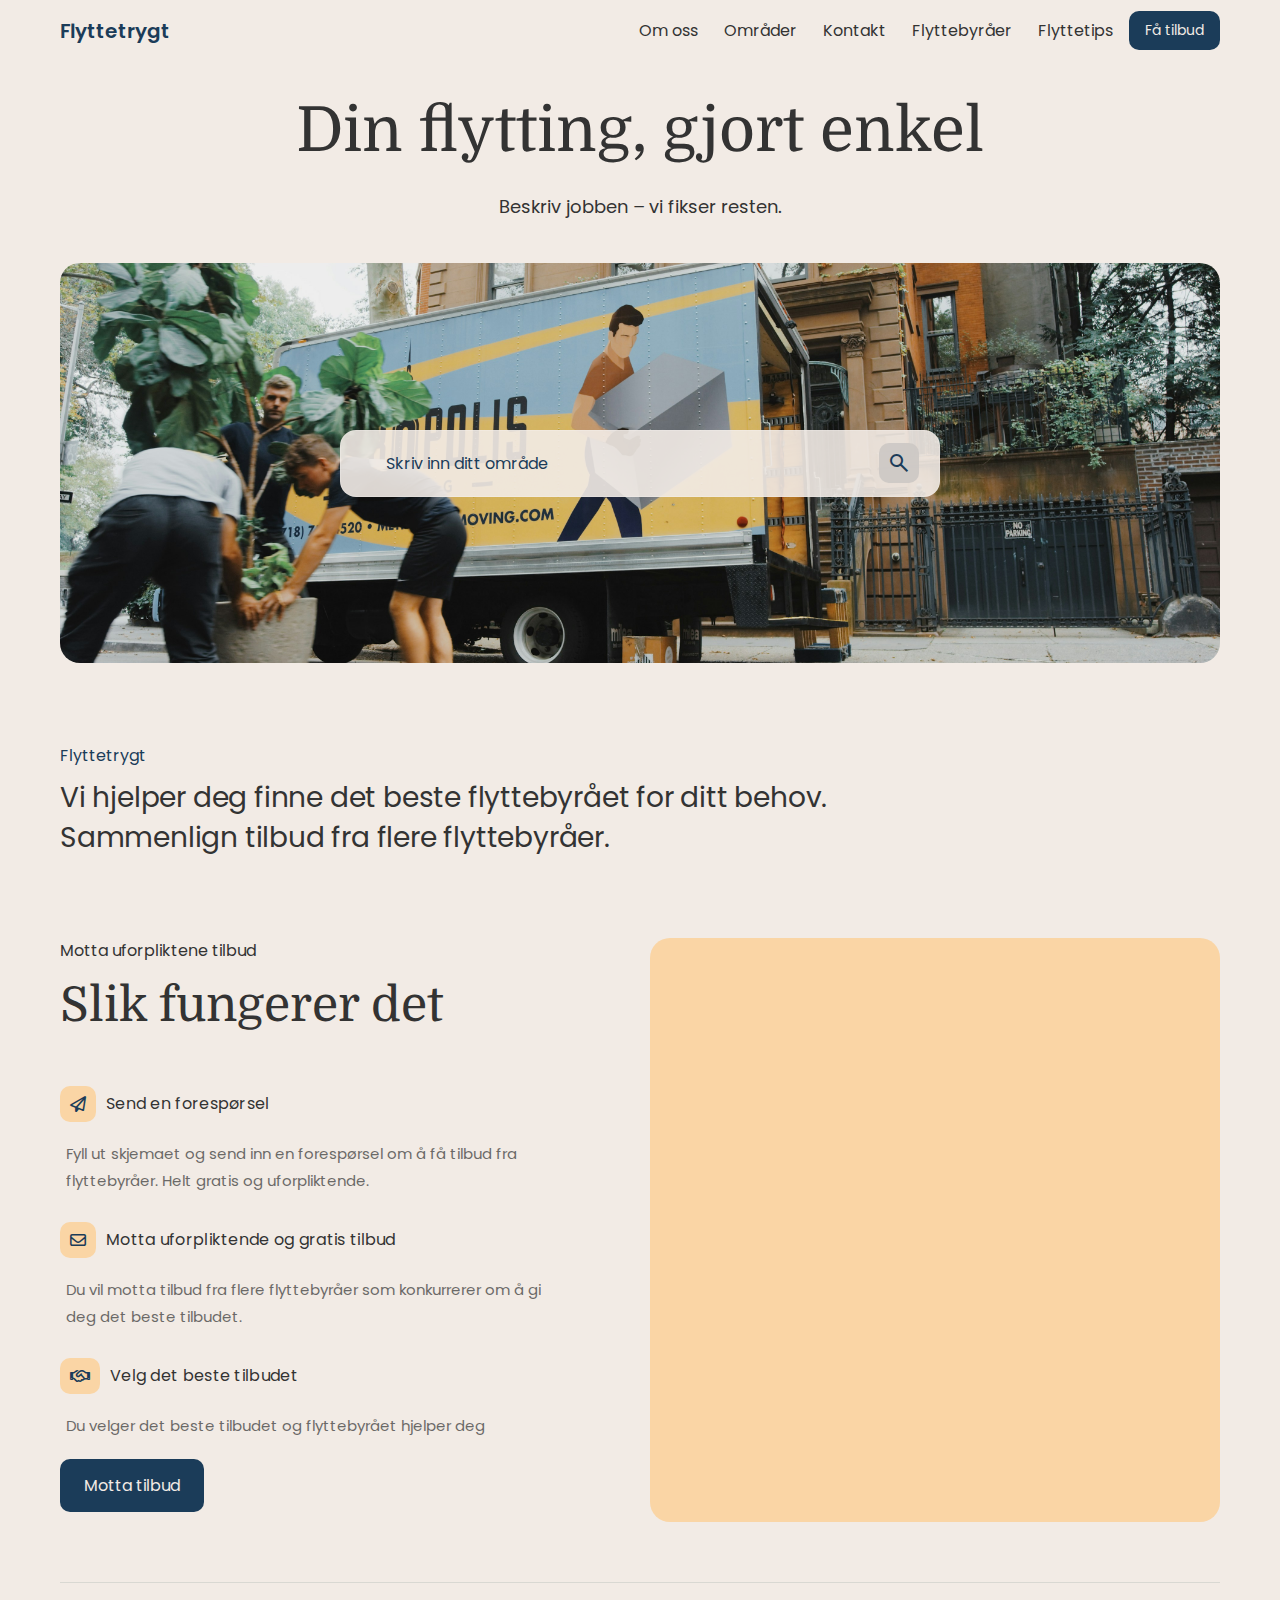
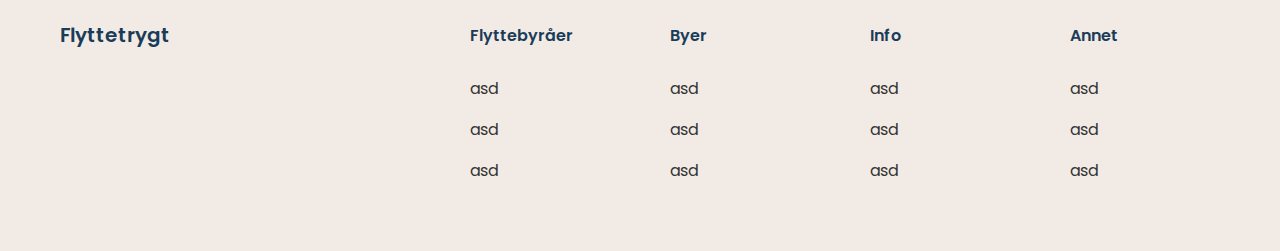
<file: index.html>
<!DOCTYPE html>
<html lang="no">
  <head>
    <meta charset="UTF-8" />
    <meta name="viewport" content="width=device-width, initial-scale=1.0" />
    <meta name="description" content="Flyttetrygt hjelper deg med å finne det beste flyttebyrået. Send én forespørsel og motta gratis tilbud.">
    <title>Flyttetrygt</title>
    <link href="https://fonts.googleapis.com/css2?family=Poppins:wght@400;600&display=swap" rel="stylesheet">
    <link rel="stylesheet" href="styles.css">
    <link rel="stylesheet" href="https://fonts.googleapis.com/css2?family=Material+Symbols+Outlined:opsz,wght,FILL,GRAD@20..48,100..700,0..1,-50..200&icon_names=search" />
    <link rel="stylesheet" href="https://cdnjs.cloudflare.com/ajax/libs/font-awesome/6.5.0/css/all.min.css">
    
    <link rel="preconnect" href="https://fonts.googleapis.com">
    <link rel="preconnect" href="https://fonts.gstatic.com" crossorigin>
    <link href="https://fonts.googleapis.com/css2?family=Bodoni+Moda:ital,opsz,wght@0,6..96,400..900;1,6..96,400..900&family=Domine:wght@400..700&display=swap" rel="stylesheet">
  </head>  
<body class="body">
  <div id="navbar" class="navbar w-nav">
    <div class="container w-container">
      <a href="/" aria-current="page" class="brand w-nav-brand">Flyttetrygt</a>
      <nav role="navigation" class="nav-menu w-nav-menu">
        <div class="nav-links">
          <a href="#" class="link w-inline-block"><div>Om oss</div></a>
          <a href="#" class="link w-inline-block"><div>Områder</div></a>
          <a href="#" class="link w-inline-block"><div>Kontakt</div></a>
          <a href="#" class="link w-inline-block"><div>Flyttebyråer</div></a>
          <a href="#" class="link w-inline-block"><div>Flyttetips</div></a>
          <a href="/tilbud.html" class="tilbud-button small">Få tilbud</a>
        </div>
      </nav>
  </div>
    <main class="main">
      <section class="section">
        <div class="hero-titles">
          <h1 class="heading-1">Din flytting, gjort enkel</h1>
          <p class="paragraph-title">Beskriv jobben – vi fikser resten.</p>
        </div>
        <div class="cover-banner-wrap">
          <img src="bilder/handiwork-nyc-x6pnKtPZ-8s-unsplash.jpg" class="image-cover" loading="lazy" sizes="(max-width: 479px) 96vw, (max-width: 767px) 95vw, 96vw" alt="To personer flytter esker inn i et hjem">
          <div class="hero-search">
            <form class="search-bar" action="" method="GET">
              <input class="hero-input" type="text" name="postnummer" placeholder="Skriv inn ditt område" required />
              <button type="submit" class="hero-button"><span class="material-symbols-outlined">search</span></button>
            </form>
          </div>
        </div>
      </section>
      <section class="section">
        <div class="brand-small">Flyttetrygt</div>
        <div class="paragraph-large">Vi hjelper deg finne det beste flyttebyrået for ditt behov. Sammenlign tilbud fra flere flyttebyråer.</div>
      </section>
      <section class="section">
        <div class="split-horizontal">
          <div class="split-block">
            <div>Motta uforpliktene tilbud</div>
            <h2 class="heading-2">Slik fungerer det</h2>
            <div class="slideshow">
              <div class="slideshow-tabs-wrap">
                <div class="slideshow-tab">
                  <div class="how-it-works-head">
                    <div class="icon-how-it-works">
                      <i class="fa-regular fa-paper-plane"></i>
                    </div>
                    <div class="how-it-works-title">Send en forespørsel</div>
                  </div>
                  <p class="section-paragraph">Fyll ut skjemaet og send inn en forespørsel om å få tilbud fra flyttebyråer. Helt gratis og uforpliktende.</p>
                </div>
                <div class="slideshow-tab">
                  <div class="how-it-works-head">
                    <div class="icon-how-it-works">
                      <i class="fa-regular fa-envelope"></i>
                    </div>
                    <div class="how-it-works-title">Motta uforpliktende og gratis tilbud</div>
                  </div>
                  <p class="section-paragraph">Du vil motta tilbud fra flere flyttebyråer som konkurrerer om å gi deg det beste tilbudet.</p>
                </div>
                <div class="slideshow-tab">
                  <div class="how-it-works-head">
                    <div class="icon-how-it-works">
                      <i class="fa-regular fa-handshake"></i>
                    </div>
                    <div class="how-it-works-title">Velg det beste tilbudet</div>
                  </div>
                  <p class="section-paragraph">Du velger det beste tilbudet og flyttebyrået hjelper deg</p>
                </div>
                <div class="button-wrap">
                  <a href="/tilbud.html" class="button">Motta tilbud</a>
                </div>
              </div>
            </div>
          </div>
          <div class="split-block">
            <div class="image-wrap"></div>
          </div>
        </div>
      </section>
    </main>
    <section class="section footer-section">
      <div class="footer">
        <div class="footer-top">
          <div class="footer-left">
            <a href="/" aria-current="page" class="brand w-nav-brand">Flyttetrygt</a>
            <div class="paragraph"></div>
          </div>
          <div class="footer-right">
            <div class="footer-link-col">
              <div class="footer-col-title">Flyttebyråer</div>
              <a href="#" class="link w-inline-block"><div>asd</div></a>
              <a href="#" class="link w-inline-block"><div>asd</div></a>
              <a href="#" class="link w-inline-block"><div>asd</div></a>
            </div>
            <div class="footer-link-col">
              <div class="footer-col-title">Byer</div>
              <a href="#" class="link w-inline-block"><div>asd</div></a>
              <a href="#" class="link w-inline-block"><div>asd</div></a>
              <a href="#" class="link w-inline-block"><div>asd</div></a>
            </div>
            <div class="footer-link-col">
              <div class="footer-col-title">Info</div>
              <a href="#" class="link w-inline-block"><div>asd</div></a>
              <a href="#" class="link w-inline-block"><div>asd</div></a>
              <a href="#" class="link w-inline-block"><div>asd</div></a>
            </div>
            <div class="footer-link-col">
              <div class="footer-col-title">Annet</div>
              <a href="#" class="link w-inline-block"><div>asd</div></a>
              <a href="#" class="link w-inline-block"><div>asd</div></a>
              <a href="#" class="link w-inline-block"><div>asd</div></a>
            </div>
          </div>
        </div>
        <div class="footer-bottom"></div>
      </div>
    </section>
  </body>
</html>
</file>
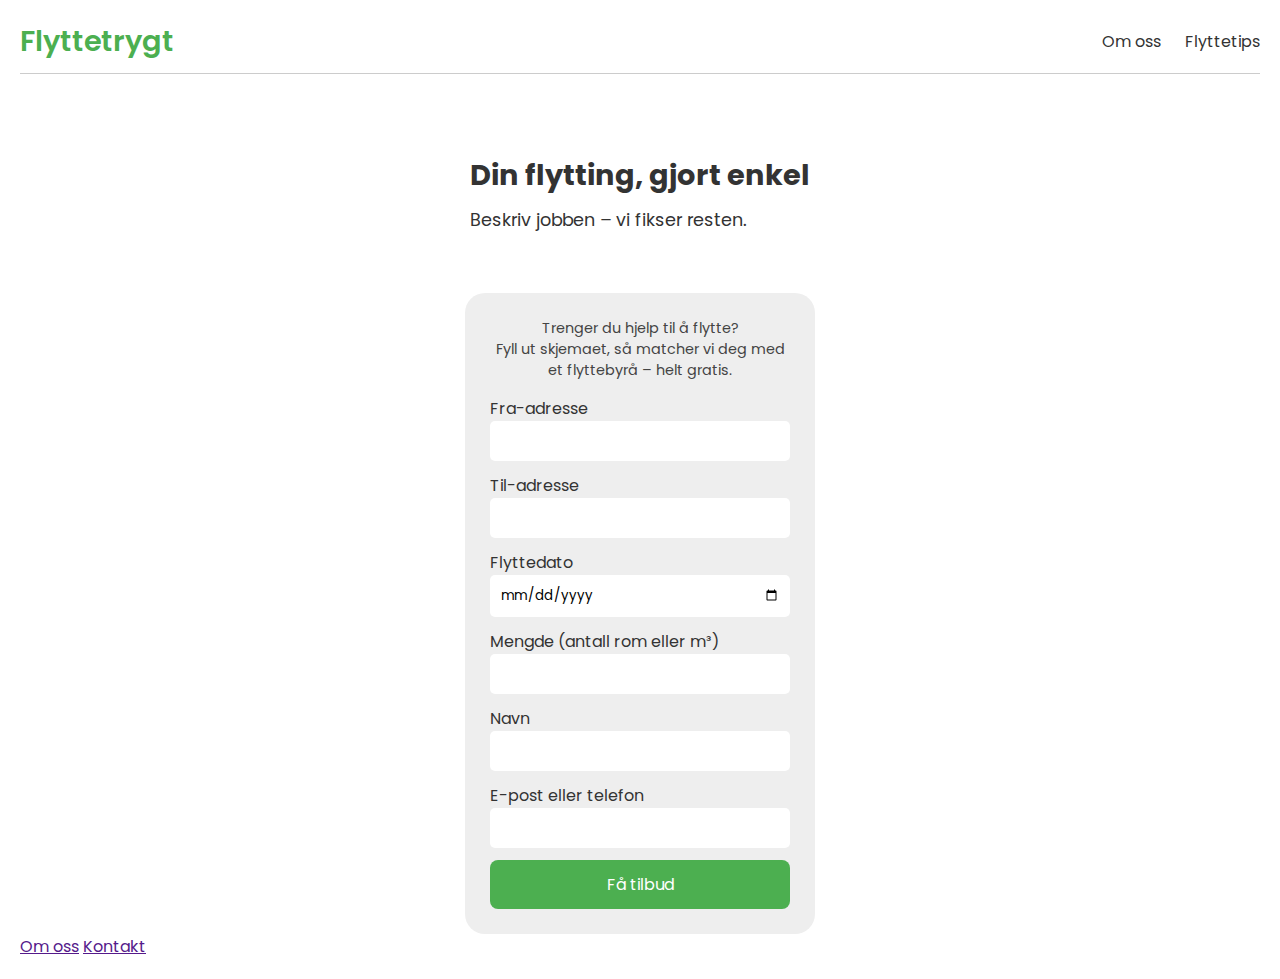
<file: Flyttehjelp/index.html>
<!DOCTYPE html>
<html lang="no">
  <head>
    <meta charset="UTF-8" />
    <meta name="viewport" content="width=device-width, initial-scale=1.0" />
    <title>Flyttetrygt</title>
    <link href="https://fonts.googleapis.com/css2?family=Poppins:wght@400;600&display=swap" rel="stylesheet">
    <link rel="stylesheet" href="styles.css" />
  </head>  
<body>
    <header>
      <div class="logo">Flyttetrygt</div>
      <nav>
        <a href="#">Om oss</a>
        <a href="#">Flyttetips</a>
      </nav>
    </header>

    <main class="hero">
      <div class="hero-text">
        <h1>Din flytting, gjort enkel</h1>
        <p>Beskriv jobben – vi fikser resten.</p>
      </div>
      <div class="form-box" id="leadForm" method="POST">
        <p class="form-info">Trenger du hjelp til å flytte?<br>Fyll ut skjemaet, så matcher vi deg med et flyttebyrå – helt gratis.</p>
        <form>
          <label for="from">Fra-adresse</label>
          <input type="text" id="from"  name="from_address" required />
      
          <label for="to">Til-adresse</label>
          <input type="text" id="to"  name="to_address" required />
      
          <label for="date">Flyttedato</label>
          <input type="date" id="date" name="date" required />
      
          <label for="volume">Mengde (antall rom eller m³)</label>
          <input type="text" id="volume" name="volume" required />
      
          <label for="name">Navn</label>
          <input type="text" id="name" name="name" required />
      
          <label for="contact">E-post eller telefon</label>
          <input type="text" id="contact" name="contact" required />
      
          <button type="submit">Få tilbud</button>
        </form>
      </div>
  </main>
  
  <footer>
    <a href="" class="">Om oss</a>
    <a href="" class="">Kontakt</a>
  </footer>
</body>
<script>
  const form = document.getElementById('leadForm');
  form.addEventListener('submit', async (e) => {
    e.preventDefault();
    const formData = new FormData(form);

    const response = await fetch('http://localhost:8000/send-lead', {
      method: 'POST',
      body: formData
    });

    const result = await response.json();
    alert(result.message);
  });
</script>
</html>
</file>
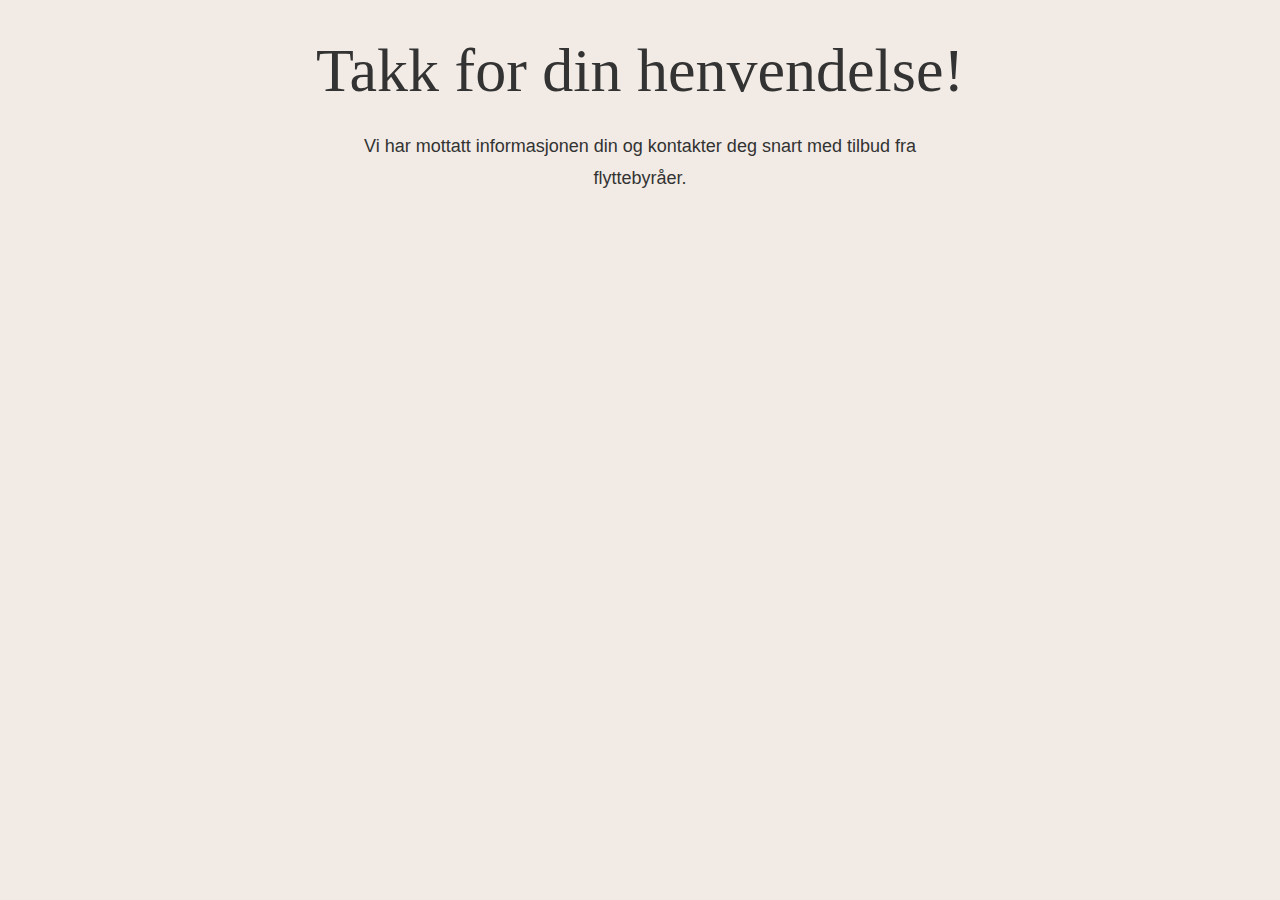
<file: takk.html>
<!DOCTYPE html>
<html lang="no">
<head>
  <meta charset="UTF-8">
  <meta name="viewport" content="width=device-width, initial-scale=1.0">
  <title>Takk for din henvendelse</title>
  <link rel="stylesheet" href="styles.css">
</head>
<body class="body">
  <main class="main">
    <section class="section hero-titles">
      <h1 class="heading-1">Takk for din henvendelse!</h1>
      <p class="paragraph-title">Vi har mottatt informasjonen din og kontakter deg snart med tilbud fra flyttebyråer.</p>
    </section>
  </main>
</body>
</html>
</file>
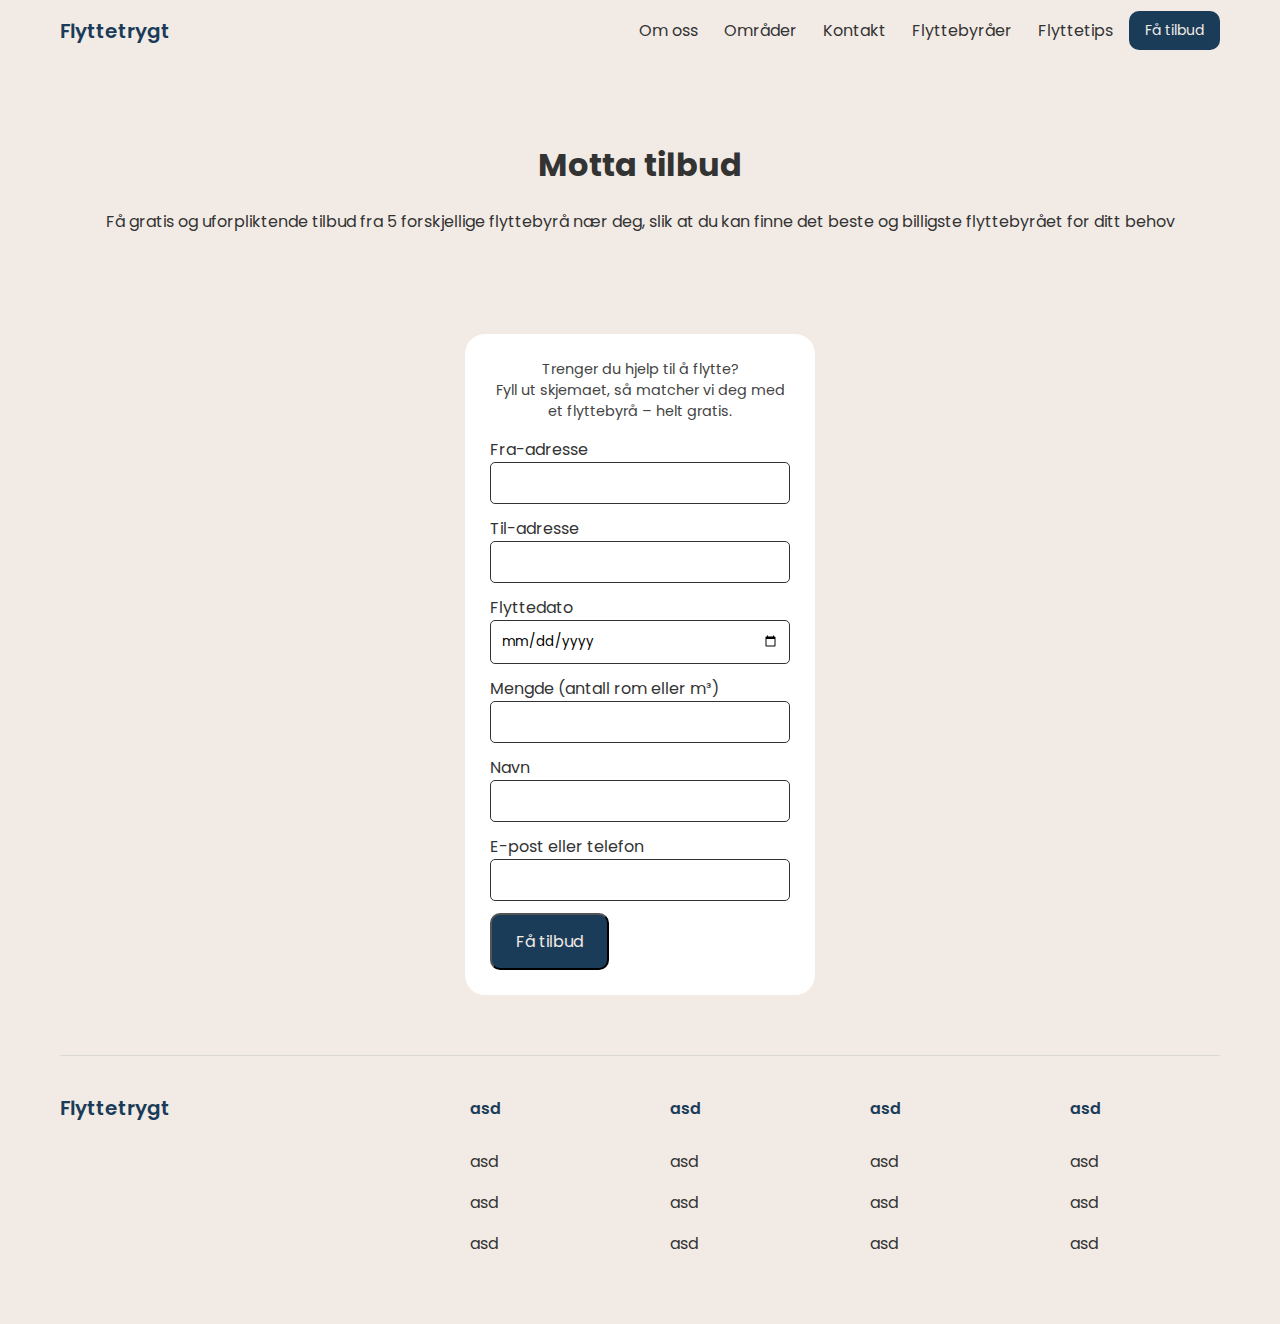
<file: tilbud.html>
<!DOCTYPE html>
<html lang="no">
  <head>
    <meta charset="UTF-8" />
    <meta name="viewport" content="width=device-width, initial-scale=1.0" />
    <title>Motta tilbud</title>
    <link href="https://fonts.googleapis.com/css2?family=Poppins:wght@400;600&display=swap" rel="stylesheet">
    <link rel="stylesheet" href="styles.css" />
    <script src="leads.js" defer></script>
  </head>
  <body class="body">
    <div id="navbar" class="navbar w-nav">
    <div class="container w-container">
      <a href="/" aria-current="page" class="brand w-nav-brand">Flyttetrygt</a>
      <nav role="navigation" class="nav-menu w-nav-menu">
        <div class="nav-links">
          <a href="#" class="link w-inline-block"><div>Om oss</div></a>
          <a href="#" class="link w-inline-block"><div>Områder</div></a>
          <a href="#" class="link w-inline-block"><div>Kontakt</div></a>
          <a href="#" class="link w-inline-block"><div>Flyttebyråer</div></a>
          <a href="#" class="link w-inline-block"><div>Flyttetips</div></a>
          <a href="/tilbud.html" class="tilbud-button small">Få tilbud</a>
        </div>
      </nav>
  </div>
    <main class="main">
      <section class="section">

      </section>
      <div class="hero-titles">
        <h1>Motta tilbud</h1>
        <p>Få gratis og uforpliktende tilbud fra 5 forskjellige flyttebyrå nær deg, slik at du kan finne det beste og billigste flyttebyrået for ditt behov</p>
      </div>
      <div class="form-box">
        <p class="form-info">Trenger du hjelp til å flytte?<br>Fyll ut skjemaet, så matcher vi deg med et flyttebyrå – helt gratis.</p>
        <form class="form-tilbud" id="leadForm">
          <label for="from">Fra-adresse</label>
          <input  class="form-input" type="text" id="from"  name="from_address" required />
      
          <label for="to">Til-adresse</label>
          <input class="form-input" type="text" id="to"  name="to_address" required />
      
          <label for="date">Flyttedato</label>
          <input class="form-input" type="date" id="date" name="date" required />
      
          <label for="volume">Mengde (antall rom eller m³)</label>
          <input class="form-input" type="text" id="volume" name="volume" required />
      
          <label for="name">Navn</label>
          <input class="form-input" type="text" id="name" name="name" required autocomplete="name" />
      
          <label for="contact">E-post eller telefon</label>
          <input class="form-input" type="text" id="contact" name="contact" required />
      
          <button type="submit" class="tilbud-button">Få tilbud</button>
        </form>
      </div>
  </main>
  <section class="section footer-section">
      <div class="footer">
        <div class="footer-top">
          <div class="footer-left">
            <a href="/" aria-current="page" class="brand w-nav-brand">Flyttetrygt</a>
            <div class="paragraph"></div>
          </div>
          <div class="footer-right">
            <div class="footer-link-col">
              <div class="footer-col-title">asd</div>
              <a href="#" class="link w-inline-block"><div>asd</div></a>
              <a href="#" class="link w-inline-block"><div>asd</div></a>
              <a href="#" class="link w-inline-block"><div>asd</div></a>
            </div>
            <div class="footer-link-col">
              <div class="footer-col-title">asd</div>
              <a href="#" class="link w-inline-block"><div>asd</div></a>
              <a href="#" class="link w-inline-block"><div>asd</div></a>
              <a href="#" class="link w-inline-block"><div>asd</div></a>
            </div>
            <div class="footer-link-col">
              <div class="footer-col-title">asd</div>
              <a href="#" class="link w-inline-block"><div>asd</div></a>
              <a href="#" class="link w-inline-block"><div>asd</div></a>
              <a href="#" class="link w-inline-block"><div>asd</div></a>
            </div>
            <div class="footer-link-col">
              <div class="footer-col-title">asd</div>
              <a href="#" class="link w-inline-block"><div>asd</div></a>
              <a href="#" class="link w-inline-block"><div>asd</div></a>
              <a href="#" class="link w-inline-block"><div>asd</div></a>
            </div>
          </div>
        </div>
        <div class="footer-bottom"></div>
      </div>
    </section>
</body>
</file>
<file: styles.css>
* {
  box-sizing: border-box;
  margin: 0;
  padding: 0;
  font-family: 'Poppins', sans-serif;
}

:root {
  --egg-white: #F2EbE5;
  --bakgrunn-kontrast: #F6F6F6;
  --dark-gray: #333;
  --primary-color: #1B3C59;
  --secondary-color: #FAD5A5;
}

.body {
  display: flex;
  flex-flow: column;
  min-height: 100vh;
  color: var(--dark-gray);
  background-color: var(--egg-white);
}

.navbar {
  height: 58px;
  top: 0;
  position: fixed;
  transition: top .2s;
}

.w-nav {
  z-index: 1000;
  position: relative;
}

.container {
  justify-content: flex-start;
  align-items: center;
  max-width: 1200px;
  padding: 10px 20px;
  display: flex;
}

.w-container {
  margin-left: auto;
  margin-right: auto;
}

.nav-menu {
  flex-flow: row;
  flex: 1;
  justify-content: flex-start;
  align-items: stretch;
  display: block;
}

.w-nav-menu {
  float: right;
  position: relative;
}

.nav-links {
  grid-column-gap: 6px;
  grid-row-gap: 6px;
  justify-content: flex-end;
  align-items: center;
  display: flex;
}

.link {
  color: var(--dark-gray);
  border-radius: 6px;
  margin-left: 0;
  margin-right: 0;
  padding: 8px 10px;
  text-decoration: none;
}

.w-inline-block {
  max-width: 100%;
  display: inline-block;
}


.brand {
  justify-content: flex-start;
  align-items: center;
  padding-left: 0;
  font-size: 20px;
  font-weight: 600;
  line-height: 24px;
  display: flex;
}

.w-nav-brand {
  float: left;
  color: var(--primary-color);
  text-decoration: none;
  position: relative;
}

.main {
  display: flex;
  grid-column-gap: 60px;
  grid-row-gap: 60px;
  flex-flow: column;
  flex: 1;
  justify-content: flex-start;
  align-items: center;
}
.section {
  flex-flow: column;
  width: 100%;
  max-width: 1200px;
  padding-top: 20px;
  padding-left: 20px;
  padding-right: 20px;
  display: flex;
}

.hero-titles {
  grid-column-gap: 20px;
  grid-row-gap: 20px;
  text-align: center;
  flex-flow: column;
  justify-content: center;
  align-items: center;
  padding-bottom: 40px;
  display: flex;
  position: relative;
}

.heading-1 {
  max-width: 800px;
  margin-top: 10px;
  margin-bottom: 0;
  padding-top: 10px;
  padding-bottom: 10px;
  font-size: 62px;
  font-weight: 400;
  line-height: 60px;
  font-family: "Domine", serif;
}

.paragraph-title {
  max-width: 600px;
  font-size: 18px;
  line-height: 32px;
}

.form-box {
  background-color: white;
  padding: 25px;
  border-radius: 20px;
  width: 100%;
  max-width: 350px;
}

.form-info {
  text-align: center;
  font-size: 0.9rem;
  margin-bottom: 15px;
  color: #444;
}

.form-tilbud input {
  width: 100%;
  padding: 10px;
  margin-bottom: 12px;
  border: 1px solid var(--dark-gray);
  border-radius: 5px;
}

.tilbud-button {
  grid-column-gap: 6px;
  grid-row-gap: 6px;
  background-color: var(--primary-color);
  color: var(--egg-white);
  border-radius: 10px;
  justify-content: center;
  align-items: center;
  margin-left: 0;
  margin-right: 0;
  padding: 14px 24px;
  font-size: 16px;
  text-decoration: none;
  display: flex;
}

.tilbud-button.small {
  padding: 9px 16px;
  font-size: 14px;
}

.tilbud-button:hover {
  background-color: var(--secondary-color);
  transition: 0.3s;
  color: var(--dark-gray);
}

.button:hover {
  background-color: var(--secondary-color);
  transition: 0.3s;
  color: var(--dark-gray);
}

.hero-button {
  display: flex;
  align-items: center;
  justify-content: center;
}

.material-symbols-outlined {
  color: var(--primary-color);
  font-variation-settings:
  'FILL' 0,
  'wght' 400,
  'GRAD' 0,
  'opsz' 24

}

.brand-small {
  color: var(--primary-color);
}

.search-bar {
  justify-content: flex-start;
  align-items: center;
  display: flex;
  background-color: rgba(242, 235, 229, 0.9);
  border-radius: 16px;
  width: 100%;
  padding-right: 20px;
  border: 1px solid #fff3;
}

.search-bar input {
  flex: 1;
  outline: none;
  padding: 20px 60px 20px 45px;
  background: transparent;
  font-size: 16px;
  border: none;
  margin-bottom: 0;
  text-overflow: ellipsis;
}

.hero-input::placeholder {
  color: var(--primary-color);
}

.search-bar button {
  border: none;
  border-radius: 25%;
  width: 40px;
  height: 40px;
  cursor: pointer;
  background-color: rgba(204, 200, 196, 0.9);
}

.hero-search {
  grid-column-gap: 10px;
  grid-row-gap: 10px;
  flex-flow: column;
  justify-content: center;
  align-items: center;
  width: 100%;
  max-width: 640px;
  padding: 20px;
  display: flex;
  position: absolute;
}

.cover-banner-wrap {
  border-radius: 20px;
  flex-flow: column;
  justify-content: center;
  align-items: center;
  height: 400px;
  display: flex;
  position: relative;
  overflow: hidden;
}

img {
  vertical-align: middle;
  max-width: 100%;
  display: inline-block;
}

.split-horizontal {
  grid-column-gap: 20px;
  grid-row-gap: 20px;
  display: flex;
}

.split-block {
  grid-column-gap: 10px;
  grid-row-gap: 10px;
  flex-flow: column;
  justify-content: center;
  align-items: flex-start;
  width: 50%;
  display: flex;
}

.paragraph-large {
  letter-spacing: -.2px;
  max-width: 800px;
  margin-top: 10px;
  font-size: 28px;
  line-height: 40px;
}

.heading-2 {
  max-width: 700px;
  margin-top: 0;
  margin-bottom: 0;
  padding-top: 10px;
  padding-bottom: 10px;
  font-size: 48px;
  font-weight: 400;
  line-height: 45px;
  font-family: "Domine", serif;
}

.slideshow-tabs-wrap {
  grid-column-gap: 20px;
  grid-row-gap: 20px;
  flex-flow: column;
  flex: 1;
  justify-content: center;
  align-items: stretch;
  margin-top: 20px;
  padding-top: 10px;
  padding-bottom: 10px;
  display: flex;
}

.slideshow-tab {
  grid-column-gap: 10px;
  grid-row-gap: 10px;
  flex-flow: column;
  justify-content: center;
  align-items: stretch;
  display: flex;
  overflow: hidden;
}

.how-it-works-head {
  grid-column-gap: 10px;
  grid-row-gap: 10px;
  justify-content: flex-start;
  align-items: center;
  padding-top: 8px;
  padding-bottom: 8px;
  display: flex;
}

.how-it-works-title {
  letter-spacing: .3px;
  font-size: 16px;
  font-weight: 400;
  line-height: 22px;
}

.icon-how-it-works {
  background-color: var(--secondary-color);
  color: var(--primary-color);
  border-radius: 10px;
  justify-content: center;
  align-items: center;
  padding: 10px;
  display: flex;
}

.section-paragraph {
  opacity: .7;
  max-width: 500px;
  padding-left: 6px;
  padding-right: 6px;
  font-size: 15px;
  line-height: 27px;
}

.button-wrap {
  grid-column-gap: 10px;
  grid-row-gap: 10px;
  flex-flow: wrap;
  justify-content: flex-start;
  align-items: center;
  display: flex;
}

.button {
  grid-column-gap: 6px;
  grid-row-gap: 6px;
  background-color: var(--primary-color);
  color: var(--egg-white);
  border-radius: 10px;
  justify-content: center;
  align-items: center;
  margin-left: 0;
  margin-right: 0;
  padding: 14px 24px;
  font-size: 16px;
  text-decoration: none;
  display: flex;
}

.image-wrap {
  background-color: var(--secondary-color);
  border-radius: 20px;
  justify-content: center;
  align-items: center;
  width: 100%;
  height: 100%;
  padding: 0;
  display: flex;
  position: relative;
  overflow: hidden;
}

.section.footer-section {
  margin-top: 40px;
  margin-left: auto;
  margin-right: auto;
}

.footer {
  max-width: 1200px;
  grid-column-gap: 20px;
  grid-row-gap: 20px;
  border-top: 1px solid #0031321a;
  flex-flow: column;
  width: 100%;
  margin-left: auto;
  margin-right: auto;
  padding-top: 40px;
  display: flex;
}

.footer-top {
  display: flex;
}

.footer-left {
  grid-column-gap: 20px;
  grid-row-gap: 20px;
  flex-flow: column;
  justify-content: flex-start;
  align-items: flex-start;
  max-width: 300px;
  display: flex;
}

.footer-right {
  grid-column-gap: 40px;
  grid-row-gap: 40px;
  flex-flow: row;
  flex: 1;
  justify-content: flex-end;
  align-items: flex-start;
  padding-bottom: 40px;
  display: flex;
}

.footer-link-col {
  flex-flow: column;
  flex: 1;
  max-width: 160px;
  display: flex;
}

.footer-col-title {
  color: var(--primary-color);
  padding-bottom: 20px;
  padding-left: 10px;
  font-weight: 600;
}

/* Mobilrespons */
@media (min-width: 768px) {
  .hero {
    justify-content: center;
    align-items: center;
    gap: 60px;
    margin-top: 80px;
  }

  .hero-text {
    text-align: left;
  }
}
</file>
<file: Flyttehjelp/styles.css>
* {
  box-sizing: border-box;
  margin: 0;
  padding: 0;
  font-family: 'Poppins', sans-serif;
}

body {
  background-color: white;
  color: #333;
  padding: 20px;
}

header {
  display: flex;
  justify-content: space-between;
  align-items: center;
  padding-bottom: 10px;
  border-bottom: 1px solid #ccc;
}

.logo {
  font-size: 1.8rem;
  font-weight: 600;
  color: #4CAF50;
}

nav a {
  margin-left: 20px;
  text-decoration: none;
  color: #333;
  font-size: 1rem;
}

.hero {
  display: flex;
  flex-direction: column;
  align-items: center;
  margin-top: 50px;
  gap: 30px;
}

.hero-text {
  text-align: center;
}

.hero-text h1 {
  font-size: 1.8rem;
  margin-bottom: 10px;
}

.hero-text p {
  font-size: 1.1rem;
}

.form-box {
  background-color: #eee;
  padding: 25px;
  border-radius: 20px;
  width: 100%;
  max-width: 350px;
}

.form-info {
  text-align: center;
  font-size: 0.9rem;
  margin-bottom: 15px;
  color: #444;
}

form input {
  width: 100%;
  padding: 10px;
  margin-bottom: 12px;
  border: none;
  border-radius: 5px;
}

form button {
  width: 100%;
  padding: 12px;
  background-color: #4CAF50;
  color: white;
  border: none;
  border-radius: 8px;
  font-size: 1rem;
  cursor: pointer;
}

form button:hover {
  background-color: #43a047;
}

/* Mobilrespons */
@media (min-width: 768px) {
  .hero {
    justify-content: center;
    align-items: center;
    gap: 60px;
    margin-top: 80px;
  }

  .hero-text {
    text-align: left;
  }
}
</file>
